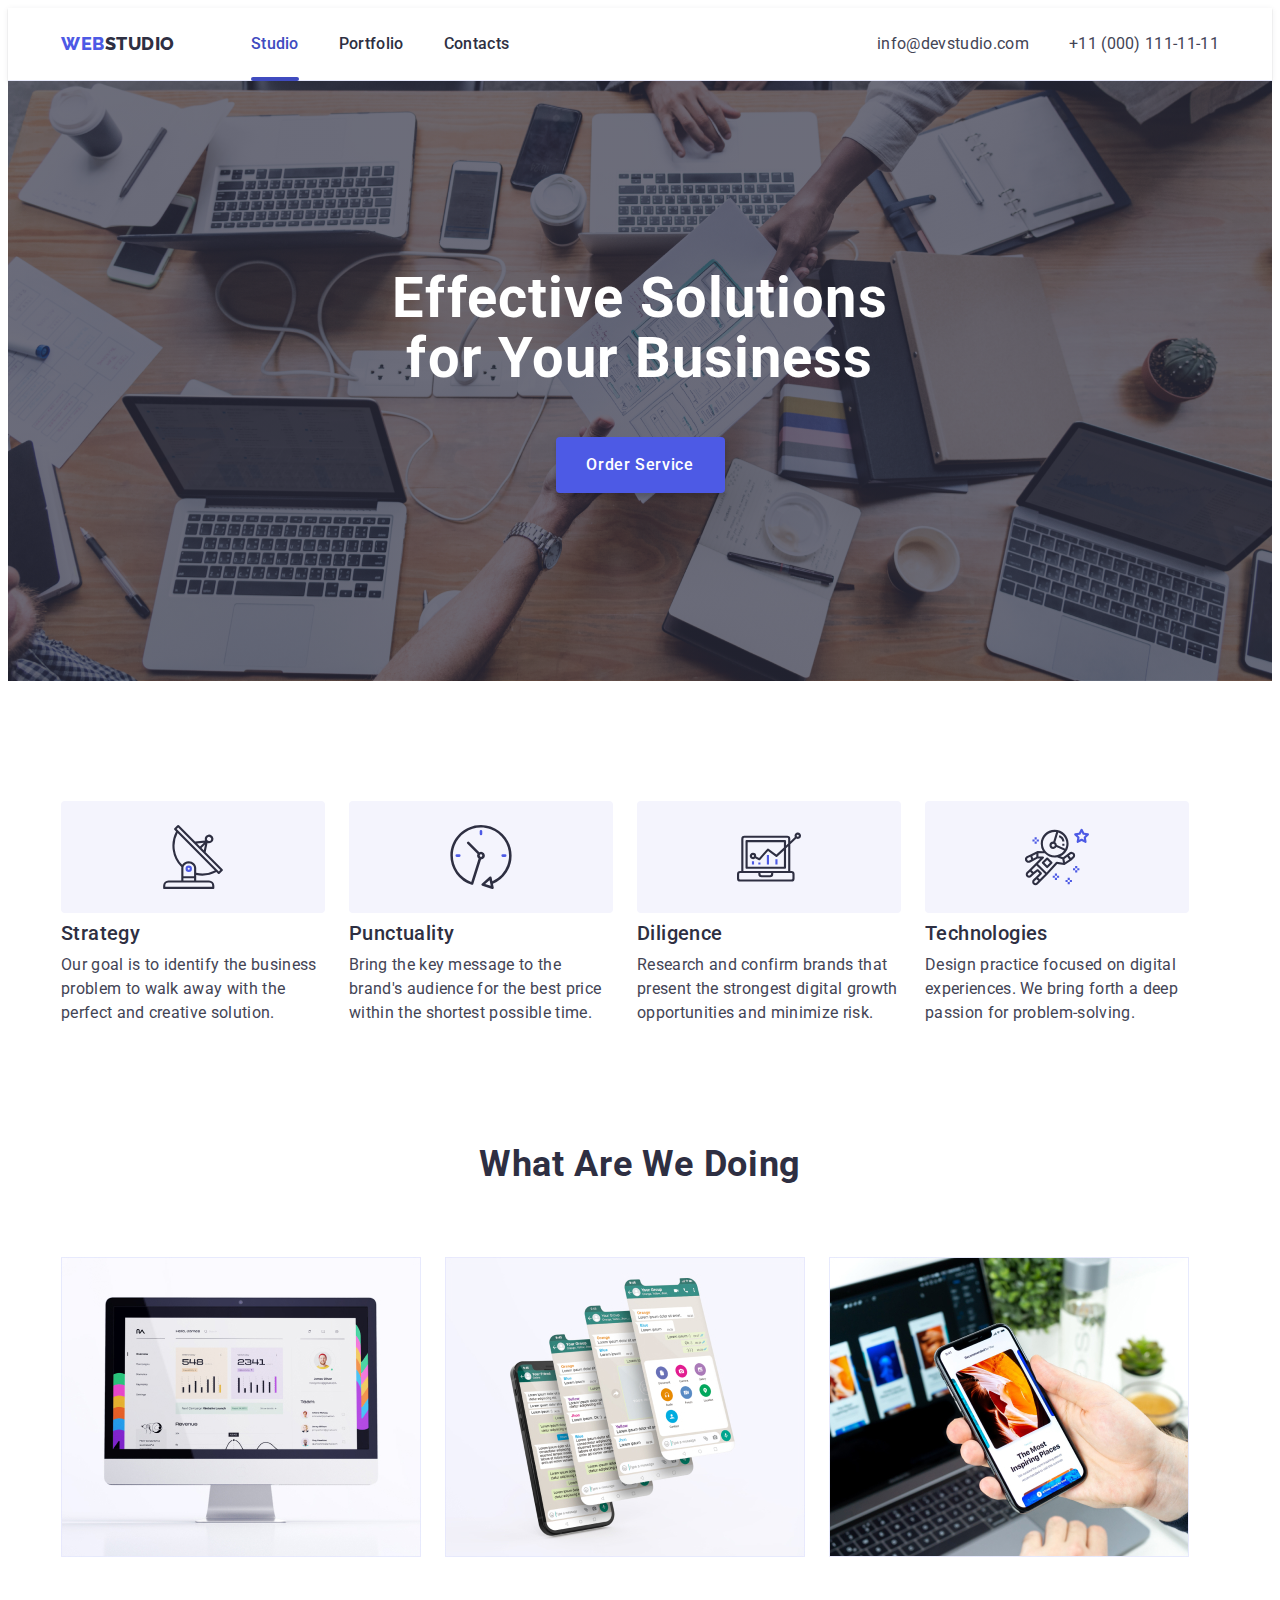
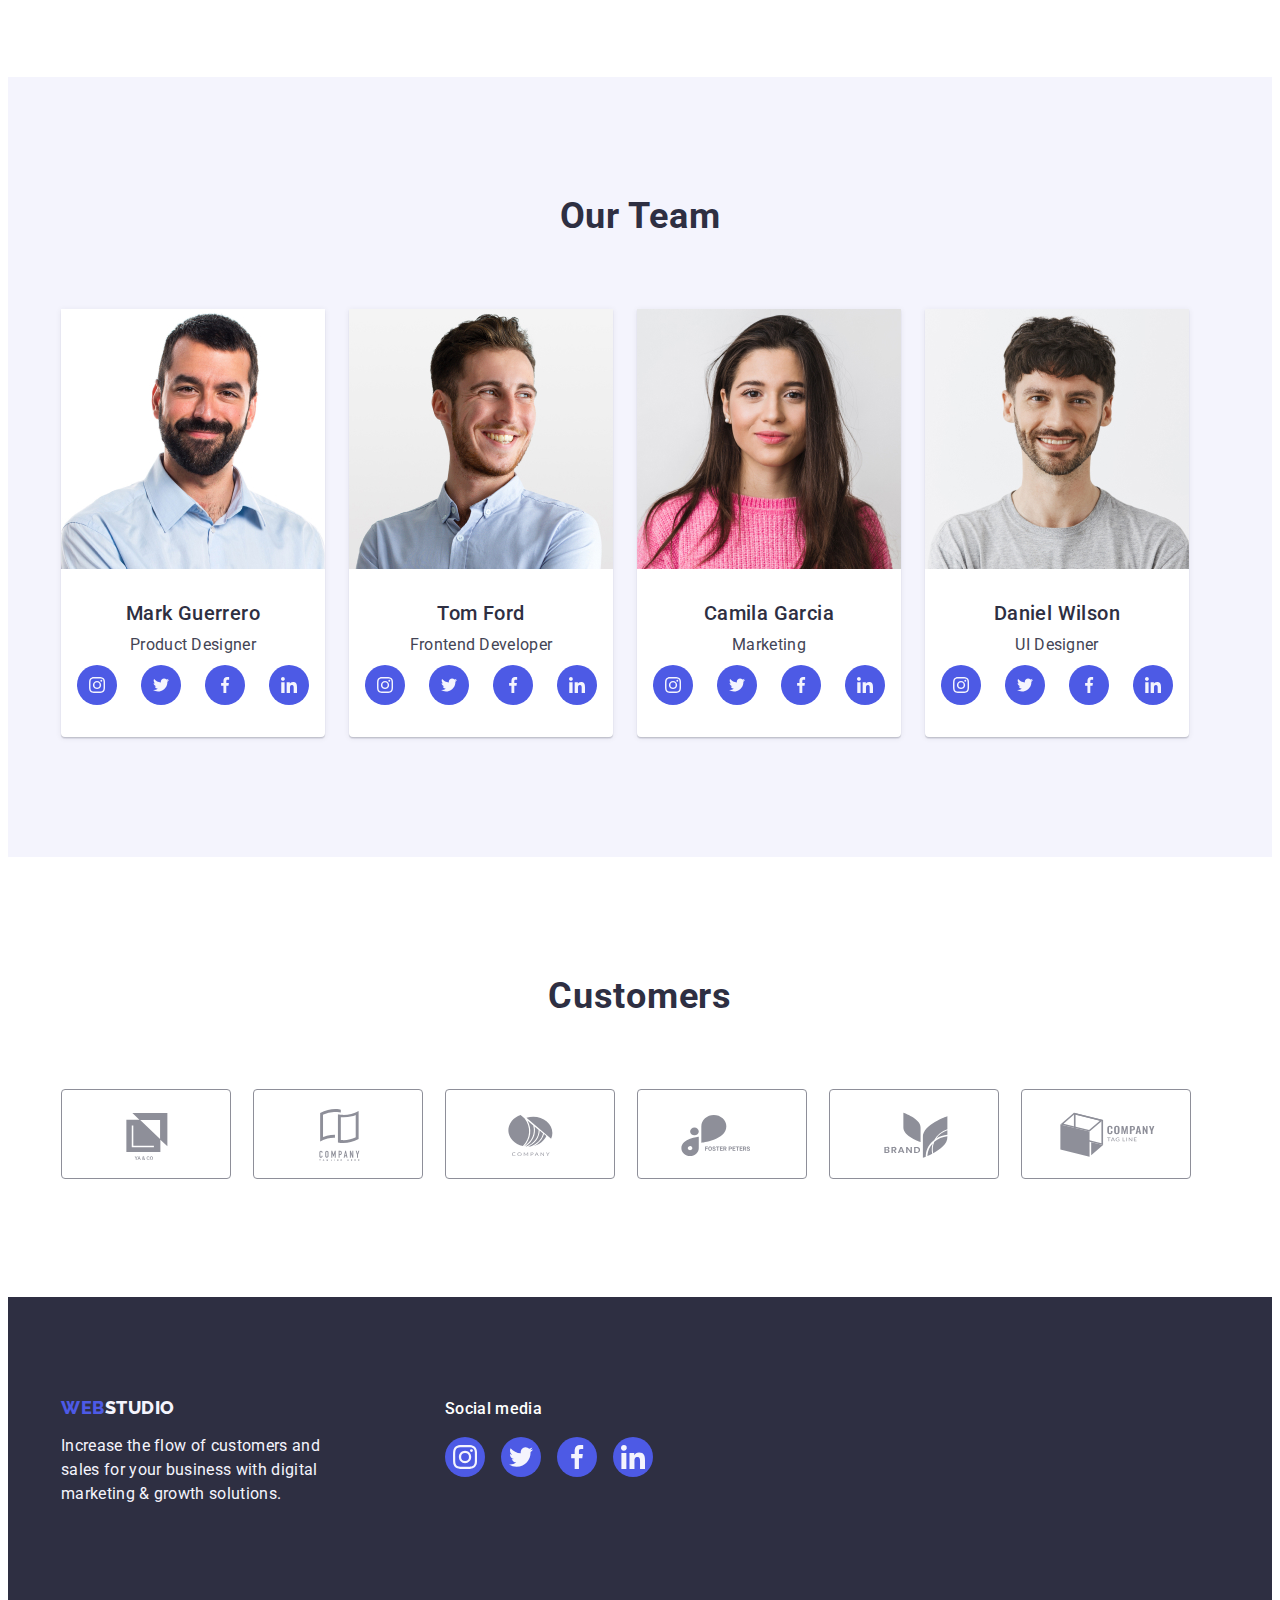
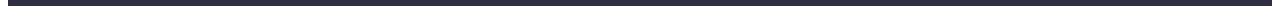
<file: index.html>
<!DOCTYPE html>
<html lang="en">
  <head>
    <meta charset="UTF-8" />
    <meta http-equiv="X-UA-Compatible" content="IE=edge" />
    <meta name="viewport" content="width=device-width, initial-scale=1.0" />
    <title>Studio</title>
    <link rel="preconnect" href="https://fonts.googleapis.com" />
    <link rel="preconnect" href="https://fonts.gstatic.com" crossorigin />
    <link
      href="https://fonts.googleapis.com/css2?family=Raleway:wght@400;600;700;800&family=Roboto:wght@400;500;700;900&display=swap"
      rel="stylesheet"
    />
    <link
      rel="stylesheet"
      href="https://cdnjs.cloudflare.com/ajax/libs/modern-normalize/1.1.0/modern-normalize.min.css"
      integrity="sha512-wpPYUAdjBVSE4KJnH1VR1HeZfpl1ub8YT/NKx4PuQ5NmX2tKuGu6U/JRp5y+Y8XG2tV+wKQpNHVUX03MfMFn9Q=="
      crossorigin="anonymous"
      referrerpolicy="no-referrer"
    />
    <link rel="stylesheet" href="./css/styles.css" />
  </head>

  <body>
    <header class="header">
      <div class="container header-container">
        <nav class="header-navigation">
          <a href="./index.html" class="logo-web link"
            >Web<span class="logo-studio link">Studio</span></a
          >
          <ul class="header-list list">
            <li class="header-item">
              <a class="header-link link active-page" href="./index.html"
                >Studio</a
              >
            </li>
            <li class="header-item">
              <a class="header-link link" href="./portfolio.html">Portfolio</a>
            </li>
            <li class="header-item">
              <a class="header-link link" href="">Contacts</a>
            </li>
          </ul>
        </nav>

        <address class="header-address">
          <ul class="address-list list">
            <li class="address-email">
              <a class="address-link link" href="mailto:info@devstudio.com"
                >info@devstudio.com</a
              >
            </li>
            <li class="address-phone">
              <a class="address-link link" href="tel:+110001111111"
                >+11 (000) 111-11-11</a
              >
            </li>
          </ul>
        </address>
      </div>
    </header>

    <main>
      <section class="hero">
        <div class="container">
          <h1 class="hero-title">Effective Solutions for Your Business</h1>
          <button class="hero-button" data-modal-open type="submit">
            Order Service
          </button>
        </div>
      </section>

      <section class="features section">
        <div class="container">
          <h2 class="features-main-title visually-hidden">Features</h2>
          <ul class="features-list list">
            <li class="features-item">
              <div class="features-item-bgr">
                <svg class="features-icon">
                  <use href="./images/icons.svg#icon-antenna"></use>
                </svg>
              </div>
              <h3 class="features-title">Strategy</h3>
              <p class="features-text">
                Our goal is to identify the business problem to walk away with
                the perfect and creative solution.
              </p>
            </li>
            <li class="features-item">
              <div class="features-item-bgr">
                <svg class="features-icon">
                  <use href="./images/icons.svg#icon-clock"></use>
                </svg>
              </div>
              <h3 class="features-title">Punctuality</h3>
              <p class="features-text">
                Bring the key message to the brand's audience for the best price
                within the shortest possible time.
              </p>
            </li>
            <li class="features-item">
              <div class="features-item-bgr">
                <svg class="features-icon">
                  <use href="./images/icons.svg#icon-diagram"></use>
                </svg>
              </div>
              <h3 class="features-title">Diligence</h3>
              <p class="features-text">
                Research and confirm brands that present the strongest digital
                growth opportunities and minimize risk.
              </p>
            </li>
            <li class="features-item">
              <div class="features-item-bgr">
                <svg class="features-icon">
                  <use href="./images/icons.svg#icon-astronaut"></use>
                </svg>
              </div>
              <h3 class="features-title">Technologies</h3>
              <p class="features-text">
                Design practice focused on digital experiences. We bring forth a
                deep passion for problem-solving.
              </p>
            </li>
          </ul>
        </div>
      </section>

      <section class="doing">
        <div class="container">
          <h2 class="doing-title">What are we doing</h2>
          <ul class="doing-list list">
            <li class="doing-img">
              <img
                src="./images/what-img1.jpg"
                alt="PC"
                width="360"
                height="300"
              />
            </li>
            <li class="doing-img">
              <img
                src="./images/what-img2.jpg"
                alt="Phone"
                width="360"
                height="300"
              />
            </li>
            <li class="doing-img">
              <img
                src="./images/what-img3.jpg"
                alt="PC and Phone"
                width="360"
                height="300"
              />
            </li>
          </ul>
        </div>
      </section>

      <section class="team">
        <div class="container">
          <h2 class="team-title">Our Team</h2>
          <ul class="team-list list">
            <li class="team-member">
              <img
                src="./images/our-team-img4.jpg"
                alt="Product Designer"
                width="264"
                height="260"
              />
              <div class="card-content">
                <h3 class="member-name">Mark Guerrero</h3>
                <p class="member-text">Product Designer</p>
                <ul class="member-soc-list list">
                  <li class="member-soc-item">
                    <a class="member-soc-link link" href="#">
                      <svg class="member-soc-icon" width="16" height="16">
                        <use href="./images/icons.svg#icon-instagram"></use>
                      </svg>
                    </a>
                  </li>
                  <li class="member-soc-item">
                    <a class="member-soc-link link" href="#">
                      <svg class="member-soc-icon" width="16" height="16">
                        <use href="./images/icons.svg#icon-twitter"></use>
                      </svg>
                    </a>
                  </li>
                  <li class="member-soc-item">
                    <a class="member-soc-link link" href="#">
                      <svg class="member-soc-icon" width="16" height="16">
                        <use href="./images/icons.svg#icon-facebook"></use>
                      </svg>
                    </a>
                  </li>
                  <li class="member-soc-item">
                    <a class="member-soc-link link" href="#">
                      <svg class="member-soc-icon" width="16" height="16">
                        <use href="./images/icons.svg#icon-linkedin"></use>
                      </svg>
                    </a>
                  </li>
                </ul>
              </div>
            </li>
            <li class="team-member">
              <img
                src="./images/our-team-img5.jpg"
                alt="Frontend Developer"
                width="264"
                height="260"
              />
              <div class="card-content">
                <h3 class="member-name">Tom Ford</h3>
                <p class="member-text">Frontend Developer</p>
                <ul class="member-soc-list list">
                  <li class="member-soc-item">
                    <a class="member-soc-link link" href="#">
                      <svg class="member-soc-icon" width="16" height="16">
                        <use href="./images/icons.svg#icon-instagram"></use>
                      </svg>
                    </a>
                  </li>
                  <li class="member-soc-item">
                    <a class="member-soc-link link" href="#">
                      <svg class="member-soc-icon" width="16" height="16">
                        <use href="./images/icons.svg#icon-twitter"></use>
                      </svg>
                    </a>
                  </li>
                  <li class="member-soc-item">
                    <a class="member-soc-link link" href="#">
                      <svg class="member-soc-icon" width="16" height="16">
                        <use href="./images/icons.svg#icon-facebook"></use>
                      </svg>
                    </a>
                  </li>
                  <li class="member-soc-item">
                    <a class="member-soc-link link" href="#">
                      <svg class="member-soc-icon" width="16" height="16">
                        <use href="./images/icons.svg#icon-linkedin"></use>
                      </svg>
                    </a>
                  </li>
                </ul>
              </div>
            </li>
            <li class="team-member">
              <img
                src="./images/our-team-img6.jpg"
                alt="Marketing"
                width="264"
                height="260"
              />
              <div class="card-content">
                <h3 class="member-name">Camila Garcia</h3>
                <p class="member-text">Marketing</p>
                <ul class="member-soc-list list">
                  <li class="member-soc-item">
                    <a class="member-soc-link link" href="#">
                      <svg class="member-soc-icon" width="16" height="16">
                        <use href="./images/icons.svg#icon-instagram"></use>
                      </svg>
                    </a>
                  </li>
                  <li class="member-soc-item">
                    <a class="member-soc-link link" href="#">
                      <svg class="member-soc-icon" width="16" height="16">
                        <use href="./images/icons.svg#icon-twitter"></use>
                      </svg>
                    </a>
                  </li>
                  <li class="member-soc-item">
                    <a class="member-soc-link link" href="#">
                      <svg class="member-soc-icon" width="16" height="16">
                        <use href="./images/icons.svg#icon-facebook"></use>
                      </svg>
                    </a>
                  </li>
                  <li class="member-soc-item">
                    <a class="member-soc-link link" href="#">
                      <svg class="member-soc-icon" width="16" height="16">
                        <use href="./images/icons.svg#icon-linkedin"></use>
                      </svg>
                    </a>
                  </li>
                </ul>
              </div>
            </li>
            <li class="team-member">
              <img
                src="./images/our-team-img7.jpg"
                alt="UI Designer"
                width="264"
                height="260"
              />
              <div class="card-content">
                <h3 class="member-name">Daniel Wilson</h3>
                <p class="member-text">UI Designer</p>
                <ul class="member-soc-list list">
                  <li class="member-soc-item">
                    <a class="member-soc-link link" href="#">
                      <svg class="member-soc-icon" width="16" height="16">
                        <use href="./images/icons.svg#icon-instagram"></use>
                      </svg>
                    </a>
                  </li>
                  <li class="member-soc-item">
                    <a class="member-soc-link link" href="#">
                      <svg class="member-soc-icon" width="16" height="16">
                        <use href="./images/icons.svg#icon-twitter"></use>
                      </svg>
                    </a>
                  </li>
                  <li class="member-soc-item">
                    <a class="member-soc-link link" href="#">
                      <svg class="member-soc-icon" width="16" height="16">
                        <use href="./images/icons.svg#icon-facebook"></use>
                      </svg>
                    </a>
                  </li>
                  <li class="member-soc-item">
                    <a class="member-soc-link link" href="#">
                      <svg class="member-soc-icon" width="16" height="16">
                        <use href="./images/icons.svg#icon-linkedin"></use>
                      </svg>
                    </a>
                  </li>
                </ul>
              </div>
            </li>
          </ul>
        </div>
      </section>

      <section class="customers">
        <div class="container">
          <h2 class="customers-title">Customers</h2>
          <ul class="customers-list list">
            <li class="customers-item">
              <a class="customers-item-link link" href="#">
                <svg class="customers-item-icon" width="104" height="56">
                  <use href="./images/icons.svg#icon-logo-yaco"></use>
                </svg>
              </a>
            </li>
            <li class="customers-item">
              <a class="customers-item-link link" href="#">
                <svg class="customers-item-icon" width="104" height="56">
                  <use href="./images/icons.svg#icon-logo-company"></use>
                </svg>
              </a>
            </li>
            <li class="customers-item">
              <a class="customers-item-link link" href="#">
                <svg class="customers-item-icon" width="104" height="56">
                  <use href="./images/icons.svg#icon-logo-company2"></use>
                </svg>
              </a>
            </li>
            <li class="customers-item">
              <a class="customers-item-link link" href="#">
                <svg class="customers-item-icon" width="104" height="56">
                  <use href="./images/icons.svg#icon-logo-foster"></use>
                </svg>
              </a>
            </li>
            <li class="customers-item">
              <a class="customers-item-link link" href="#">
                <svg class="customers-item-icon" width="104" height="56">
                  <use href="./images/icons.svg#icon-logo-brand"></use>
                </svg>
              </a>
            </li>
            <li class="customers-item">
              <a class="customers-item-link link" href="#">
                <svg class="customers-item-icon" width="104" height="56">
                  <use href="./images/icons.svg#icon-logo-tagline"></use>
                </svg>
              </a>
            </li>
          </ul>
        </div>
      </section>
    </main>

    <footer class="footer">
      <div class="footer-container container">
        <div class="footer-logo">
          <a href="./index.html" class="footer-logo-web link"
            >Web<span class="footer-logo-studio link">Studio</span></a
          >
          <p class="footer-text">
            Increase the flow of customers and sales for your business with
            digital marketing & growth solutions.
          </p>
        </div>

        <div class="footer-soc-media">
          <h3 class="footer-soc-title">Social media</h3>
          <ul class="footer-soc-list list">
            <li class="footer-soc-item">
              <a class="footer-soc-link link" href="#">
                <svg class="footer-soc-icon" width="24" height="24">
                  <use href="./images/icons.svg#icon-instagram"></use>
                </svg>
              </a>
            </li>
            <li class="footer-soc-item">
              <a class="footer-soc-link link" href="#">
                <svg class="footer-soc-icon" width="24" height="24">
                  <use href="./images/icons.svg#icon-twitter"></use>
                </svg>
              </a>
            </li>
            <li class="footer-soc-item">
              <a class="footer-soc-link link" href="#">
                <svg class="footer-soc-icon" width="24" height="24">
                  <use href="./images/icons.svg#icon-facebook"></use>
                </svg>
              </a>
            </li>
            <li class="footer-soc-item">
              <a class="footer-soc-link link" href="#">
                <svg class="footer-soc-icon" width="24" height="24">
                  <use href="./images/icons.svg#icon-linkedin"></use>
                </svg>
              </a>
            </li>
          </ul>
        </div>
      </div>
    </footer>
    <div class="backdrop is-hidden" data-modal>
      <div class="modal">
        <button class="modal-close-btn" data-modal-close type="button">
          <svg class="modal-close-icon" width="8" height="8">
            <use href="./images/icons.svg#icon-close-button"></use>
          </svg>
        </button>
      </div>
    </div>
    <script src="./js/modal.js"></script>
  </body>
</html>
</file>
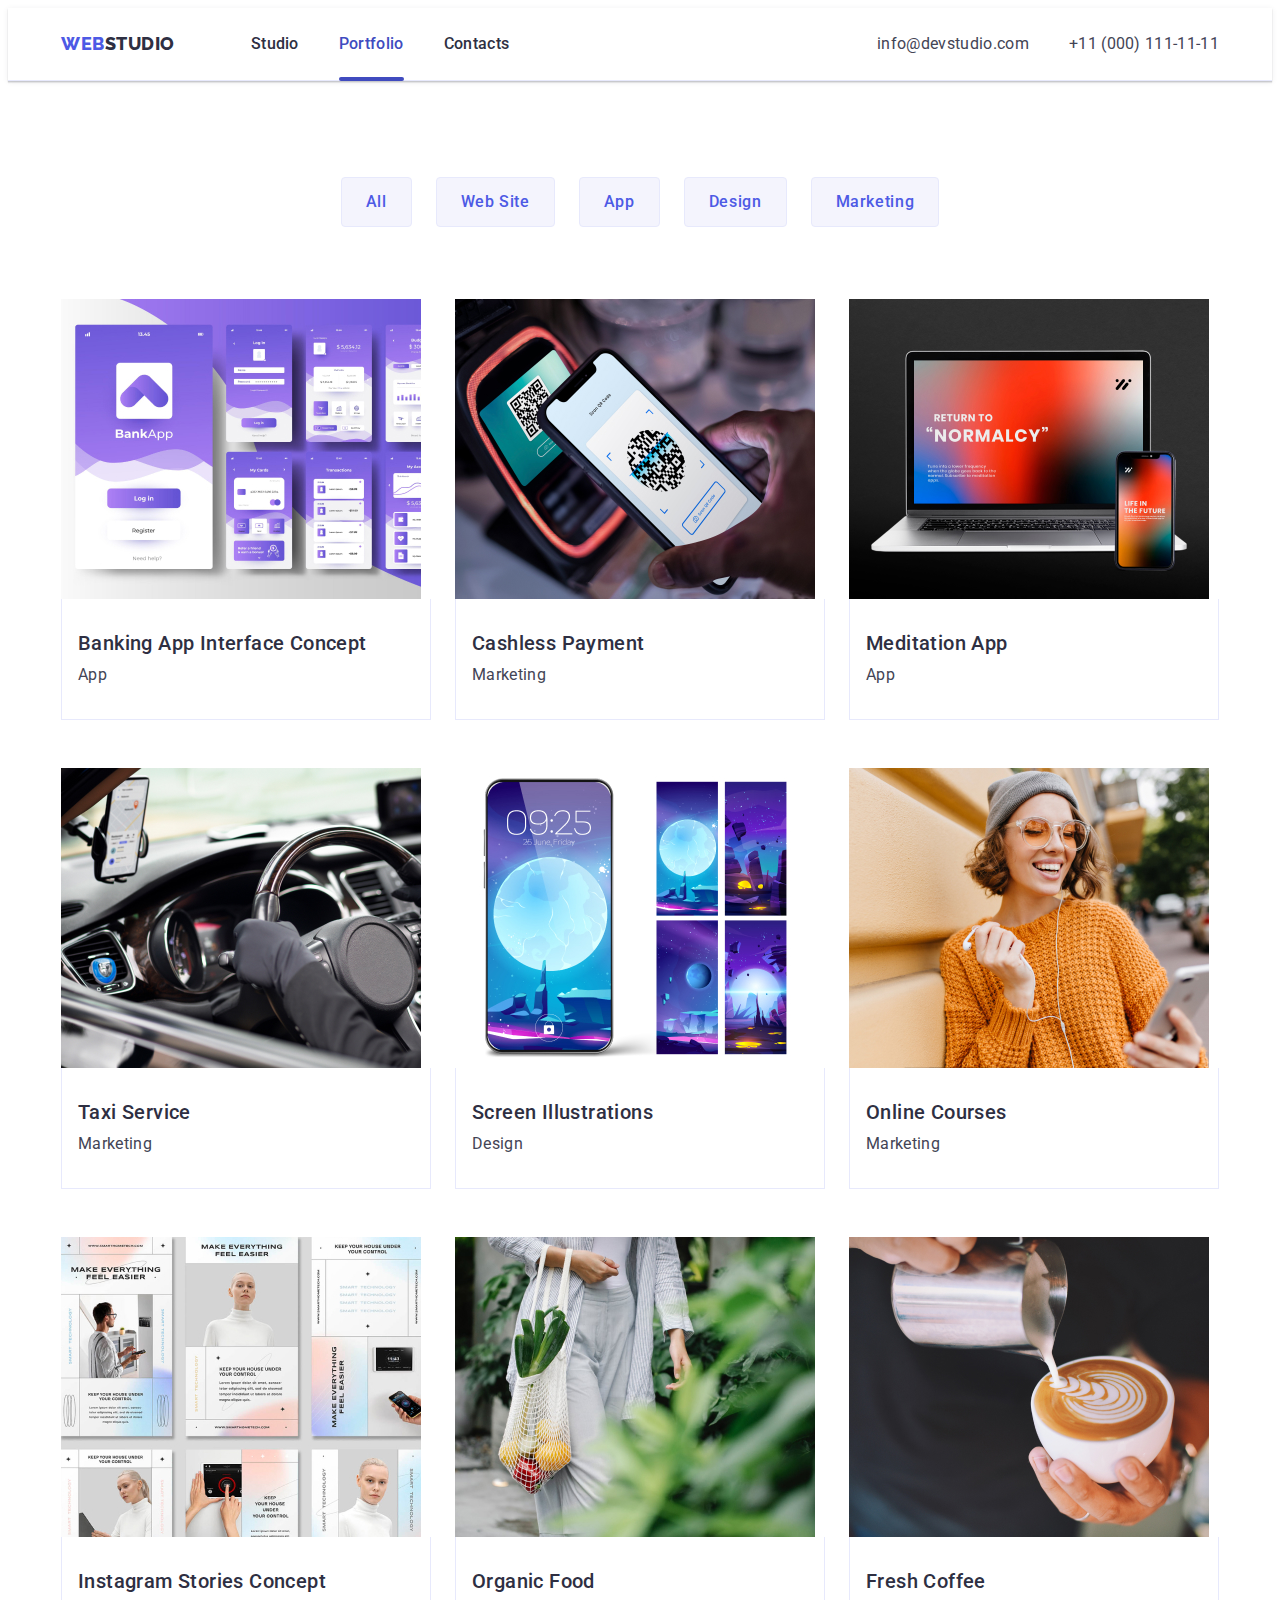
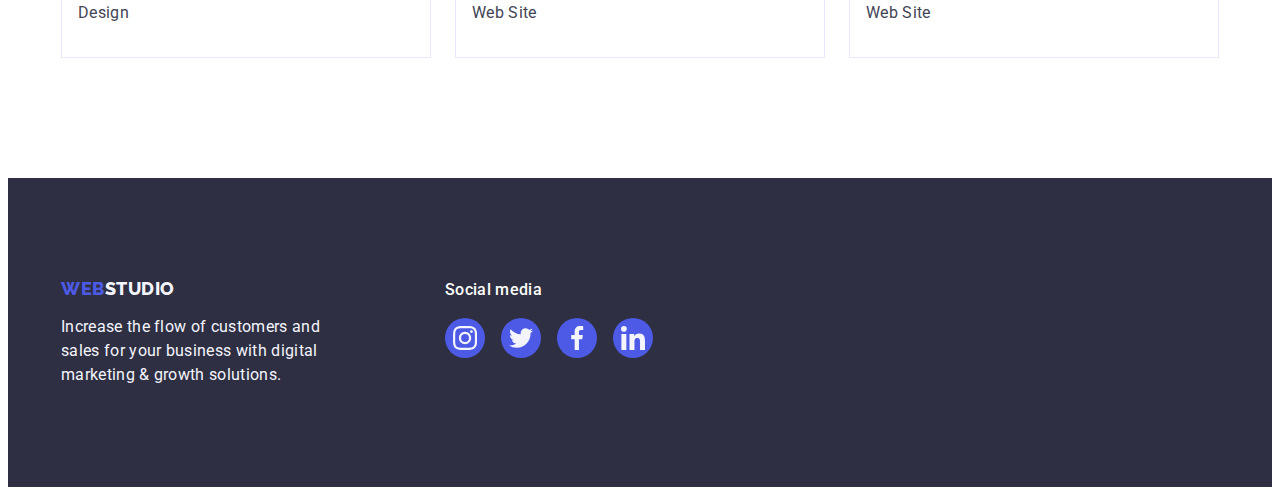
<file: portfolio.html>
<!DOCTYPE html>
<html lang="en">
  <head>
    <meta charset="UTF-8" />
    <meta http-equiv="X-UA-Compatible" content="IE=edge" />
    <meta name="viewport" content="width=device-width, initial-scale=1.0" />
    <title>Portfolio</title>
    <link rel="preconnect" href="https://fonts.googleapis.com" />
    <link rel="preconnect" href="https://fonts.gstatic.com" crossorigin />
    <link
      href="https://fonts.googleapis.com/css2?family=Raleway:wght@400;600;700;800&family=Roboto:wght@400;500;700;900&display=swap"
      rel="stylesheet"
    />
    <link
      rel="stylesheet"
      href="https://cdnjs.cloudflare.com/ajax/libs/modern-normalize/1.1.0/modern-normalize.min.css"
      integrity="sha512-wpPYUAdjBVSE4KJnH1VR1HeZfpl1ub8YT/NKx4PuQ5NmX2tKuGu6U/JRp5y+Y8XG2tV+wKQpNHVUX03MfMFn9Q=="
      crossorigin="anonymous"
      referrerpolicy="no-referrer"
    />
    <link rel="stylesheet" href="./css/styles.css" />
  </head>

  <body>
    <header class="header">
      <div class="container header-container">
        <nav class="header-navigation">
          <a href="./index.html" class="logo-web link"
            >Web<span class="logo-studio link">Studio</span></a
          >
          <ul class="header-list list">
            <li class="header-item">
              <a class="header-link link" href="./index.html">Studio</a>
            </li>
            <li class="header-item">
              <a class="header-link link active-page" href="./portfolio.html"
                >Portfolio</a
              >
            </li>
            <li class="header-item">
              <a class="header-link link" href="">Contacts</a>
            </li>
          </ul>
        </nav>

        <address class="header-address">
          <ul class="address-list list">
            <li class="address-email">
              <a class="address-link link" href="mailto:info@devstudio.com"
                >info@devstudio.com</a
              >
            </li>
            <li class="address-phone">
              <a class="address-link link" href="tel:+110001111111"
                >+11 (000) 111-11-11</a
              >
            </li>
          </ul>
        </address>
      </div>
    </header>

    <main class="main-portfolio">
      <section class="filters">
        <div class="container">
          <h1 class="visually-hidden">Portfolio</h1>
          <ul class="filters-list list">
            <li class="filters-item">
              <button type="button" class="filter-btn">All</button>
            </li>
            <li class="filters-item">
              <button type="button" class="filter-btn">Web Site</button>
            </li>
            <li class="filters-item">
              <button type="button" class="filter-btn">App</button>
            </li>
            <li class="filters-item">
              <button type="button" class="filter-btn">Design</button>
            </li>
            <li class="filters-item">
              <button type="button" class="filter-btn">Marketing</button>
            </li>
          </ul>

          <ul class="functionality-list list">
            <li class="functionality-item">
              <a class="functionality-link link" href="#">
                <div class="functionality-wrap">
                  <img
                    src="./images/banking-app-img1.jpg"
                    alt="Banking App Interface Concept"
                    width="360"
                    height="300"
                  />
                  <p class="functionality-overlay-text">
                    14 Stylish and User-Friendly App Design Concepts · Task
                    Manager App · Calorie Tracker App · Exotic Fruit Ecommerce
                    App · Cloud Storage App
                  </p>
                </div>
                <div class="functionality-card">
                  <h2 class="functionality-title">
                    Banking App Interface Concept
                  </h2>
                  <p class="functionality-text">App</p>
                </div>
              </a>
            </li>
            <li class="functionality-item">
              <a class="functionality-link link" href="#">
                <div class="functionality-wrap">
                  <img
                    src="./images/cashless-payment-img2.jpg"
                    alt="Cashless Payment"
                    width="360"
                    height="300"
                  />
                  <p class="functionality-overlay-text">
                    14 Stylish and User-Friendly App Design Concepts · Task
                    Manager App · Calorie Tracker App · Exotic Fruit Ecommerce
                    App · Cloud Storage App
                  </p>
                </div>
                <div class="functionality-card">
                  <h2 class="functionality-title">Cashless Payment</h2>
                  <p class="functionality-text">Marketing</p>
                </div>
              </a>
            </li>
            <li class="functionality-item">
              <a class="functionality-link link" href="#">
                <div class="functionality-wrap">
                  <img
                    src="./images/meditation-app-img3.jpg"
                    alt="Meditation App"
                    width="360"
                    height="300"
                  />
                  <p class="functionality-overlay-text">
                    14 Stylish and User-Friendly App Design Concepts · Task
                    Manager App · Calorie Tracker App · Exotic Fruit Ecommerce
                    App · Cloud Storage App
                  </p>
                </div>
                <div class="functionality-card">
                  <h2 class="functionality-title">Meditation App</h2>
                  <p class="functionality-text">App</p>
                </div>
              </a>
            </li>
            <li class="functionality-item">
              <a class="functionality-link link" href="#">
                <div class="functionality-wrap">
                  <img
                    src="./images/taxi-service-img4.jpg"
                    alt="Taxi Service"
                    width="360"
                    height="300"
                  />
                  <p class="functionality-overlay-text">
                    14 Stylish and User-Friendly App Design Concepts · Task
                    Manager App · Calorie Tracker App · Exotic Fruit Ecommerce
                    App · Cloud Storage App
                  </p>
                </div>
                <div class="functionality-card">
                  <h2 class="functionality-title">Taxi Service</h2>
                  <p class="functionality-text">Marketing</p>
                </div>
              </a>
            </li>
            <li class="functionality-item">
              <a class="functionality-link link" href="#">
                <div class="functionality-wrap">
                  <img
                    src="./images/screen-illustrations-img5.jpg"
                    alt="Screen Illustrations"
                    width="360"
                    height="300"
                  />
                  <p class="functionality-overlay-text">
                    14 Stylish and User-Friendly App Design Concepts · Task
                    Manager App · Calorie Tracker App · Exotic Fruit Ecommerce
                    App · Cloud Storage App
                  </p>
                </div>
                <div class="functionality-card">
                  <h2 class="functionality-title">Screen Illustrations</h2>
                  <p class="functionality-text">Design</p>
                </div>
              </a>
            </li>
            <li class="functionality-item">
              <a class="functionality-link link" href="#">
                <div class="functionality-wrap">
                  <img
                    src="./images/online-courses-img6.jpg"
                    alt="Online Courses"
                    width="360"
                    height="300"
                  />
                  <p class="functionality-overlay-text">
                    14 Stylish and User-Friendly App Design Concepts · Task
                    Manager App · Calorie Tracker App · Exotic Fruit Ecommerce
                    App · Cloud Storage App
                  </p>
                </div>
                <div class="functionality-card">
                  <h2 class="functionality-title">Online Courses</h2>
                  <p class="functionality-text">Marketing</p>
                </div>
              </a>
            </li>
            <li class="functionality-item">
              <a class="functionality-link link" href="#">
                <div class="functionality-wrap">
                  <img
                    src="./images/instagram-stories-img7.jpg"
                    alt="Instagram Stories Concept"
                    width="360"
                    height="300"
                  />
                  <p class="functionality-overlay-text">
                    14 Stylish and User-Friendly App Design Concepts · Task
                    Manager App · Calorie Tracker App · Exotic Fruit Ecommerce
                    App · Cloud Storage App
                  </p>
                </div>
                <div class="functionality-card">
                  <h2 class="functionality-title">Instagram Stories Concept</h2>
                  <p class="functionality-text">Design</p>
                </div>
              </a>
            </li>
            <li class="functionality-item">
              <a class="functionality-link link" href="#">
                <div class="functionality-wrap">                
                  <img
                   src="./images/organic-food-img8.jpg"
                   alt="Organic Food"
                   width="360"
                   height="300"
                  />
                  <p class="functionality-overlay-text">
                    14 Stylish and User-Friendly App Design Concepts · Task
                    Manager App · Calorie Tracker App · Exotic Fruit Ecommerce
                    App · Cloud Storage App
                  </p>
                </div>
                <div class="functionality-card">
                  <h2 class="functionality-title">Organic Food</h2>
                  <p class="functionality-text">Web Site</p>
                </div>
              </a>
            </li>
            <li class="functionality-item">
              <a class="functionality-link link" href="#">
                <div class="functionality-wrap">
                  <img 
                   src="./images/fresh-coffee-img9.jpg" 
                   alt="Fresh Coffee" 
                   width="360" 
                   height="300"
                  />
                  <p class="functionality-overlay-text">
                    14 Stylish and User-Friendly App Design Concepts · Task
                    Manager App · Calorie Tracker App · Exotic Fruit Ecommerce
                    App · Cloud Storage App
                  </p>
                </div>
                <div class="functionality-card">
                  <h2 class="functionality-title">Fresh Coffee</h2>
                  <p class="functionality-text">Web Site</p>
                </div>
              </a>
            </li>
          </ul>
        </div>
      </section>
    </main>

    <footer class="footer">
      <div class="footer-container container">
        <div class="footer-logo">
          <a href="./index.html" class="footer-logo-web link"
            >Web<span class="footer-logo-studio link">Studio</span></a
          >
          <p class="footer-text">
            Increase the flow of customers and sales for your business with
            digital marketing & growth solutions.
          </p>
        </div>

        <div class="footer-soc-media">
          <h3 class="footer-soc-title">Social media</h3>
          <ul class="footer-soc-list list">
            <li class="footer-soc-item">
              <a class="footer-soc-link link" href="#">
                <svg class="footer-soc-icon" width="24" height="24">
                  <use href="./images/icons.svg#icon-instagram"></use>
                </svg>
              </a>
            </li>
            <li class="footer-soc-item">
              <a class="footer-soc-link link" href="#">
                <svg class="footer-soc-icon" width="24" height="24">
                  <use href="./images/icons.svg#icon-twitter"></use>
                </svg>
              </a>
            </li>
            <li class="footer-soc-item">
              <a class="footer-soc-link link" href="#">
                <svg class="footer-soc-icon" width="24" height="24">
                  <use href="./images/icons.svg#icon-facebook"></use>
                </svg>
              </a>
            </li>
            <li class="footer-soc-item">
              <a class="footer-soc-link link" href="#">
                <svg class="footer-soc-icon" width="24" height="24">
                  <use href="./images/icons.svg#icon-linkedin"></use>
                </svg>
              </a>
            </li>
          </ul>
        </div>
      </div>
    </footer>
  </body>
</html>
</file>
<file: css/styles.css>
:root {
    --overlay-shadows-headings: #2E2F42;
    --text-color: #434455;
    --text-card-background: #FFFFFF;
    --background-accent-color: #E7E9FC;
    --light-background-color: #F4F4FD;
    --links-active-color: #4D5AE5;
    --pressed-hover-color: #404BBF;
    --transition-dur-func: 250ms cubic-bezier(0.4, 0, 0.2, 1);
}

p,h1,h2,h3,h4,h5,h6 {
    margin: 0;
}

ul {
    margin: 0;
    padding-left: 0;
}

img {
    display: block;
    max-width: 100%;
    height: auto;
}


body {
    font-family: 'Roboto', sans-serif;
    font-size: 16px;
    color: var(--text-color);
    background-color: var(--text-card-background);
}

.list {
    list-style: none;
}

.link {
    text-decoration: none;
}

.visually-hidden {
    position: absolute;
    width: 1px;
    height: 1px;
    margin: -1px;
    border: 0;
    padding: 0;
    white-space: nowrap;
    clip-path: inset(100%);
    clip: rect(0 0 0 0);
    overflow: hidden;
}

.container {
    max-width: 1158px;
    padding: 0 15px;
    margin: 0 auto;
}
.section {
    padding-top: 120px;
    padding-bottom: 120px;
}

/* ----------------------------------HEADER---------------------------------------------------------*/

.header {
    padding: 24px 0;
    border-bottom: 1px solid var(--background-accent-color);
    box-shadow: 0px 2px 1px rgba(46, 47, 66, 0.08), 0px 1px 1px rgba(46, 47, 66, 0.16), 0px 1px 6px rgba(46, 47, 66, 0.08);
}

.header-list {
    display: flex;
    gap: 40px;
}

.address-list {
    display: flex;
    gap: 40px;
}

.header-navigation {
    display: flex;
    align-items: center;
    margin-right: auto;
}

.header-container {
    display: flex;
}

.logo-web {
    font-family: 'Raleway', sans-serif;
    font-weight: 800;
    font-size: 18px; 
    line-height: 1.17;
    letter-spacing: 0.03em;
    text-transform: uppercase;
    color: var(--links-active-color);
    margin-right: 76px;
}

.logo-studio {
    font-family: 'Raleway', sans-serif;
    font-weight: 800;
    font-size: 18px;
    line-height: 1.17;
    letter-spacing: 0.03em;
    text-transform: uppercase;
    color: var(--overlay-shadows-headings);
}

.header-link {
    font-weight: 500;
    line-height: 1.5;
    letter-spacing: 0.02em;
    color: var(--overlay-shadows-headings);
    transition: color var(--transition-dur-func);
}

.active-page {
    position: relative;
    color: var(--pressed-hover-color);

}
.active-page::after {
    position: absolute;
    left: 0;
    bottom: -28px;
    content: '';
    width: 100%;
    height: 4px;
    background-color: var(--pressed-hover-color);
    border-radius: 2px;
}

.header-link:is(:hover, :focus) {
    color: var(--pressed-hover-color);
}
.header-address {
    font-style: normal;
}

.address-link {
    font-style: normal;
    line-height: 1.5;
    letter-spacing: 0.02em;   
    color: var(--text-color);
    transition: color var(--transition-dur-func);
}

.address-link:is(:hover, :focus) {
    color: var(--pressed-hover-color);
}

.address-email {
    font-style: normal;
}

.address-phone {
    font-style: normal;
}
/*---------------------------------------HERO-----------------------------------------------*/
.hero {
    max-width: 1440px;
    background-color: var(--overlay-shadows-headings);
    background-image: linear-gradient(rgba(46, 47, 66, 0.7), rgba(46, 47, 66, 0.7)),  url(../images/hero-bgr.jpg);
    background-repeat: no-repeat;
    background-position: center;
    background-size: cover;
    padding: 188px 0;
    text-align: center;
    margin: 0 auto;
  
}
.hero-title {
    width: 496px;
    font-weight: 700;
    font-size: 56px;
    line-height: 1.07;
    text-align: center;
    letter-spacing: 0.02em;
    color: var(--text-card-background);
    margin:0 auto;
    
}
.hero-button {
    display: block;
    min-width: 169px;
    height: 56px;
    font-family: 'Roboto', sans-serif;
    font-weight: 500;
    font-size: 16px;
    line-height: 1.5;
    letter-spacing: 0.04em;
    color: var(--text-card-background);
    cursor: pointer;
    border-radius: 4px;
    border: none;
    background: var(--links-active-color);
    box-shadow: 0px 4px 4px rgba(0, 0, 0, 0.15);
    margin: 48px auto 0 auto;
    transition: background-color var(--transition-dur-func);
}

.hero-button:is(:hover, :focus) {
    background-color: var(--pressed-hover-color);
}

/*-----------------------------------FEATURES-----------------------*/

.features-item-bgr {
    display: flex;
    justify-content: center;
    align-items: center;
    height: 112px;
    background-color: var(--light-background-color);
    border-radius: 4px;
    margin-bottom: 8px;
}

.features-icon {
    width: 64px;
    height: 64px;
}

.features-title {
    font-weight: 500;
    font-size: 20px;
    line-height: 1.2;
    letter-spacing: 0.02em;
    color: var(--overlay-shadows-headings);
    margin-bottom: 8px;
}

.features-text {
    line-height: 1.5;
    letter-spacing: 0.02em;
}


.features-item {
    width: 264px;
}

.features-list {
    display: flex;
    flex-basis: calc((100% - 72px) / 4);
    gap: 24px;
}


/*--------------------------DOING-------------------------------------*/

.doing {
    padding-bottom: 120px;
}

.doing-title {
    font-weight: 700;
    font-size: 36px;
    line-height: 1.11;
    text-align: center;
    letter-spacing: 0.02em;
    text-transform: capitalize;
    color: var(--overlay-shadows-headings);
    margin-bottom: 72px;
}

.doing-list {
    display: flex;
    flex-basis: calc((100% - 48px) / 3);
    gap: 24px;
}
/*----------------------------TEAM--------------------------*/

.team {
    background-color: var(--light-background-color);
    padding: 120px 0;
}

.team-member {
    background-color: var(--text-card-background);
    border-radius: 0px 0px 4px 4px;
    box-shadow: 0px 1px 6px rgba(46, 47, 66, 0.08), 0px 1px 1px rgba(46, 47, 66, 0.16), 0px 2px 1px rgba(46, 47, 66, 0.08);
}
.team-title {
    font-weight: 700;
    font-size: 36px;
    line-height: 1.11;
    text-align: center;
    letter-spacing: 0.02em;
    text-transform: capitalize;
    color: var(--overlay-shadows-headings);
    margin-bottom: 72px;
}

.member-name {
    font-weight: 500;
    font-size: 20px;
    line-height: 1.2;
    letter-spacing: 0.02em;
    color: var(--overlay-shadows-headings);
    margin-bottom: 8px;
}

.member-text {
    line-height: 1.5;
    letter-spacing: 0.02em;
    margin-bottom: 8px;
}
.team-list {
    display: flex;
    flex-basis: calc((100% - 72px) / 4);
    gap: 24px;
}
.card-content {
    padding: 32px 16px;
    text-align: center;
}
.member-soc-list {
    display: flex;
    justify-content: center;
    gap: 24px;
}

.member-soc-item {
    width: 40px;
    height: 40px;
}

.member-soc-link {
    width: 100%;
    height: 100%;
    border-radius: 50%;
    background-color: var(--links-active-color);
    display: flex;
    align-items: center;
    justify-content: center;
    transition: background-color var(--transition-dur-func);
}

.member-soc-link:is(:hover, :focus) {
    background-color: var(--pressed-hover-color);
}

.member-soc-icon {
    fill: var(--light-background-color);
}
/*--------------------------------CUSTOMERS-------------------------------*/
.customers {
    background-color: var(--text-card-background);
    padding: 120px 0;
}


.customers-title {
    font-weight: 700;
    font-size: 36px;
    line-height: 1.11;
    text-align: center;
    letter-spacing: 0.02em;
    color: var(--overlay-shadows-headings);
    margin-bottom: 72px;
}

.customers-list {
    display: flex;
    flex-basis: calc((100% - 120px) / 6);
    gap: 24px;
}

.customers-item {
    width: 168px;
    height: 88px;
    }

.customers-item-link {
    width: 100%;
    height: 100%;
    border: 1px solid #8E8F99;
    border-radius: 4px;
    display: flex;
    align-items: center;
    justify-content: center;
    color: #8E8F99;
    transition: border-color var(--transition-dur-func), color var(--transition-dur-func);
}

.customers-item-icon {
    fill:currentColor;
}

.customers-item-link:is(:hover,:focus) {
    border-color: var(--pressed-hover-color);
    color: var(--pressed-hover-color);
}

/*-----------------------FOOTER--------------*/

.footer-container {
    display: flex;
    gap: 120px;
}

.footer {
    background: var(--overlay-shadows-headings);
    padding: 100px 0;
}

.footer-logo {
    width: 264px;
}
.footer-logo-web {
    font-family: 'Raleway', sans-serif;
    font-weight: 800;
    font-size: 18px;
    line-height: 1.17;
    letter-spacing: 0.03em;
    text-transform: uppercase;
    color: var(--links-active-color);
}

.footer-logo-studio {
    font-family: 'Raleway', sans-serif;
    font-weight: 800;
    font-size: 18px;
    line-height: 1.17;
    letter-spacing: 0.03em;
    text-transform: uppercase;
    color: var(--light-background-color);
}

.footer-text {
    width: 264px;
    margin-top: 16px;
    line-height: 1.5;
    letter-spacing: 0.02em;
    color: var(--light-background-color);
}

.footer-soc-title {
    font-weight: 500;
    font-size: 16px;
    line-height: 1.5;
    letter-spacing: 0.02em;
    color: var(--text-card-background);
    margin-bottom: 16px;
}

.footer-soc-list {
    display: flex;
    justify-content: center;
    gap: 16px;
}

.footer-soc-item {
    width: 40px;
    height: 40px;
}

.footer-soc-link {
    width: 100%;
    height: 100%;
    border-radius: 50%;
    background-color: var(--links-active-color);
    display: flex;
    align-items: center;
    justify-content: center;
    transition: background-color var(--transition-dur-func);
}

.footer-soc-link:is(:hover, :focus) {
    background-color: #31D0AA;
}

.footer-soc-icon {
    fill: var(--light-background-color);
}
/*--------------------------PORTFOLIO----------------------------------*/

.main-portfolio {
    padding: 96px 0 120px 0;
}
.filters-list {
    display: flex;
    flex-direction: row;
    justify-content: center;
    align-items: center;
    gap: 24px;
    margin-bottom: 72px;
} 

.filter-btn {
    font-family: 'Roboto', sans-serif;
    font-weight: 500;
    font-size: 16px;
    line-height: 1.5;
    letter-spacing: 0.04em;
    color: var(--links-active-color);
    cursor: pointer;
    border: 1px solid var(--background-accent-color);
    border-radius: 4px;
    padding: 12px 24px;
    background-color: var(--light-background-color);
    transition: color var(--transition-dur-func), background-color var(--transition-dur-func), border-color var(--transition-dur-func), box-shadow var(--transition-dur-func);
}

.filter-btn:is(:hover, :focus) {
    color: var(--text-card-background);
    background-color: var(--pressed-hover-color);
    border-color: transparent;
    box-shadow: 0px 3px 1px rgba(0, 0, 0, 0.1), 0px 2px 1px rgba(0, 0, 0, 0.08), 0px 2px 2px rgba(0, 0, 0, 0.12);
}


/*--------------------------FUNCTIONALITY----------------------------*/

.functionality-overlay-text {
    position: absolute;
    top: 0;
    font-style: normal;
    line-height: 1.5;
    letter-spacing: 0.02em;
    color: var(--light-background-color);
    background-color: var(--links-active-color);
    padding: 40px 32px 164px 32px;
    transform: translateY(100%);
    transition: transform var(--transition-dur-func);
}

.functionality-title {
    font-weight: 500;
    font-size: 20px;
    line-height: 1.2;
    letter-spacing: 0.02em;
    color: var(--overlay-shadows-headings);
    margin-bottom: 8px;
}

.functionality-text {
    font-size: 16px;
    line-height: 1.5;
    letter-spacing: 0.02em;
    color: var(--text-color);
}

.functionality-list {
    display: flex;
    flex-wrap: wrap;
    gap: 48px 24px;
}

.functionality-list li {
    flex-basis: calc((100% - 48px) / 3);
}

.functionality-card {
    border: 1px solid var(--background-accent-color);
    border-top: none;
    padding: 32px 0 32px 16px;
}
.functionality-link {
    display: block;
    transition: box-shadow var(--transition-dur-func);

}
.functionality-wrap {
    position: relative;
    overflow: hidden;
}

.functionality-link:is(:hover, :focus) {
    box-shadow: 0px 1px 6px rgba(46, 47, 66, 0.08), 0px 1px 1px rgba(46, 47, 66, 0.16), 0px 2px 1px rgba(46, 47, 66, 0.08);
}
.functionality-link:hover .functionality-overlay-text,
.functionality-link:focus .functionality-overlay-text {
    transform: translateY(0);
}

.backdrop {
    position: fixed;
    top: 0;
    width: 100%;
    height: 100%;
    background-color: rgba(46, 47, 66, 0.4);
    transition: opacity var(--transition-dur-func), visibility var(--transition-dur-func);
}

.modal {
    width: 408px;
    min-height: 576px;
    background-color: var(--text-card-background);
    box-shadow: 0px 1px 1px rgba(0, 0, 0, 0.14), 0px 1px 3px rgba(0, 0, 0, 0.12), 0px 2px 1px rgba(0, 0, 0, 0.2);
    border-radius: 4px;
    position: absolute;
    top: 50%;
    left: 50%;
    transform: translate(-50%, -50%) scale(1);
    transition: transform var(--transition-dur-func);
    padding: 24px;
}
.backdrop.is-hidden .modal {
    transform: translate(-50%, -50%) scale(0);
}

.modal-close-btn {
    position: absolute;
    top: 24px;
    right: 24px;
    width: 24px;
    height: 24px;
    background: var(--background-accent-color);
    border: 1px solid rgba(0, 0, 0, 0.1);
    border-radius: 50%;
    display: flex;
    align-items: center;
    justify-content: center;
    margin-left: auto;
    cursor: pointer;
    transition: background-color var(--transition-dur-func), fill var(--transition-dur-func);
}

.modal-close-btn:is(:hover, :focus) {
    background-color: var(--pressed-hover-color);
    fill: var(--text-card-background);
}
.is-hidden {
    opacity: 0;
    visibility: hidden;
    pointer-events: none;
}
</file>
